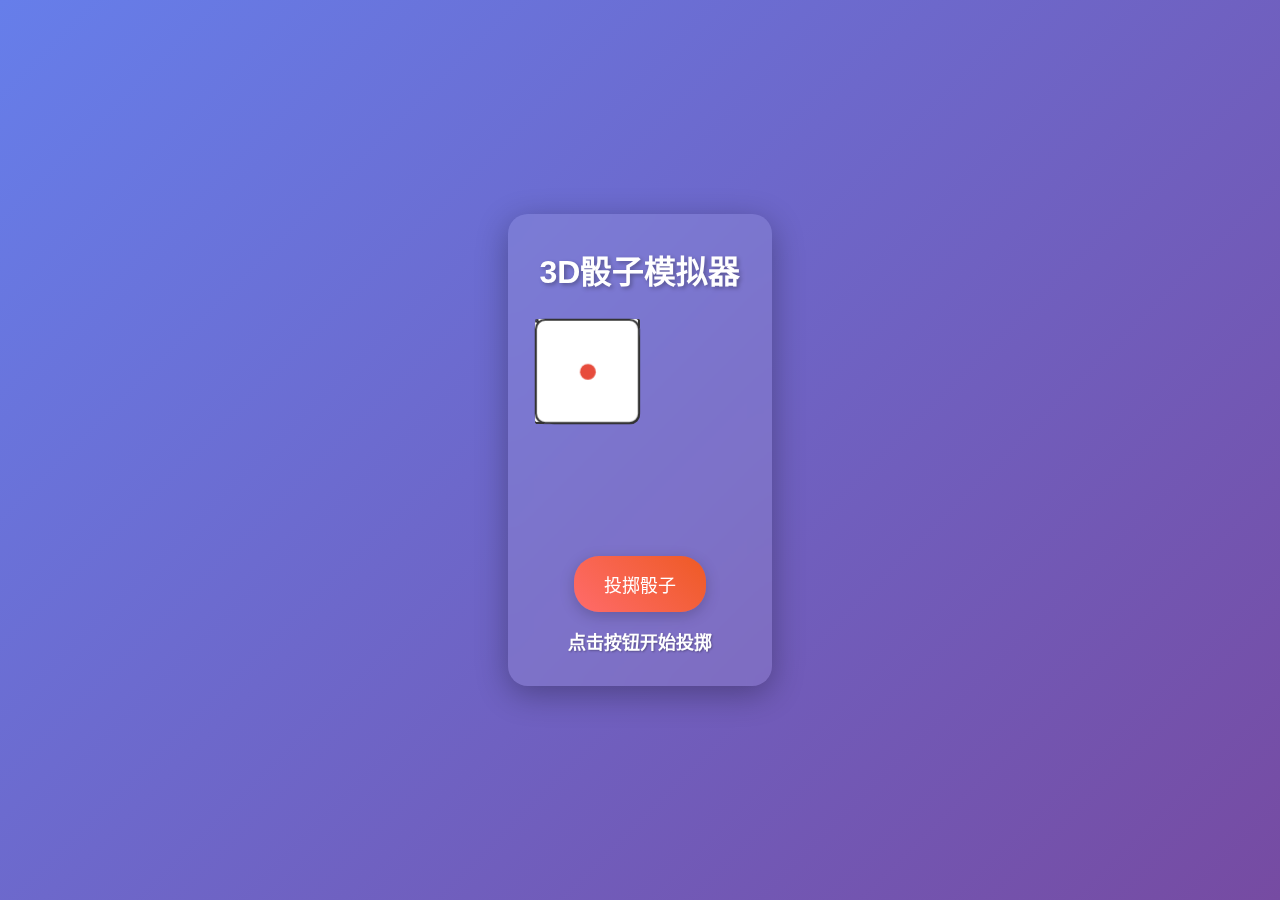
<file: 3d-dice/claude-deepseek/index.html>
<!DOCTYPE html>
<html lang="zh-CN">
<head>
    <meta charset="UTF-8">
    <meta name="viewport" content="width=device-width, initial-scale=1.0">
    <title>3D骰子</title>
    <link rel="stylesheet" href="style.css">
</head>
<body>
    <div class="container">
        <h1>3D骰子模拟器</h1>
        
        <div class="dice-scene">
            <div class="dice">
                <div class="face front">
                    <div class="dot"></div>
                </div>
                <div class="face back">
                    <div class="dot"></div>
                    <div class="dot"></div>
                </div>
                <div class="face right">
                    <div class="dot"></div>
                    <div class="dot"></div>
                    <div class="dot"></div>
                </div>
                <div class="face left">
                    <div class="dot"></div>
                    <div class="dot"></div>
                    <div class="dot"></div>
                    <div class="dot"></div>
                </div>
                <div class="face top">
                    <div class="dot"></div>
                    <div class="dot"></div>
                    <div class="dot"></div>
                    <div class="dot"></div>
                    <div class="dot"></div>
                </div>
                <div class="face bottom">
                    <div class="dot"></div>
                    <div class="dot"></div>
                    <div class="dot"></div>
                    <div class="dot"></div>
                    <div class="dot"></div>
                    <div class="dot"></div>
                </div>
            </div>
        </div>

        <div class="controls">
            <button id="rollBtn" class="roll-button">投掷骰子</button>
            <div id="result" class="result">点击按钮开始投掷</div>
        </div>
    </div>

    <script src="script.js"></script>
</body>
</html>
</file>
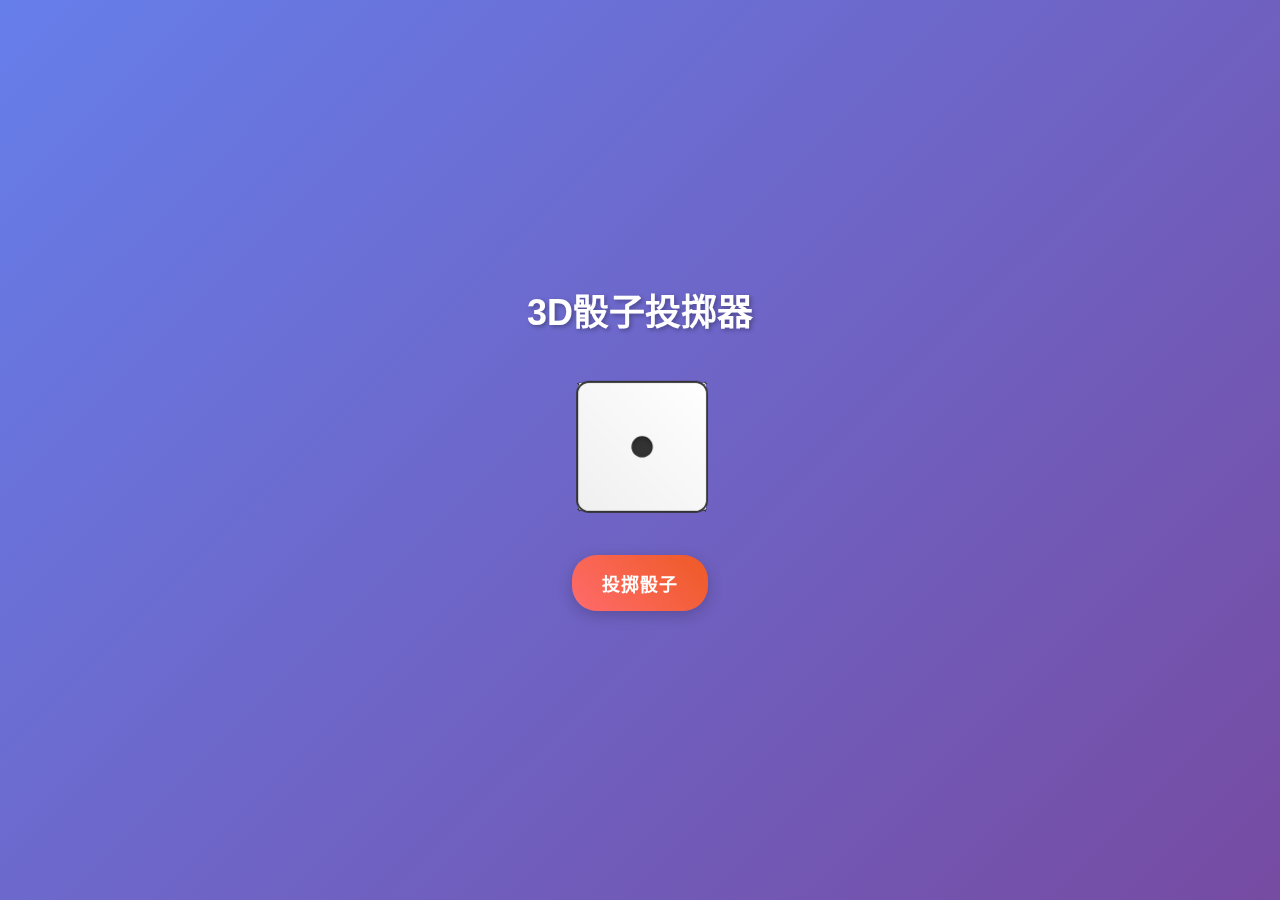
<file: 3d-dice/claude-glm/index.html>
<!DOCTYPE html>
<html lang="zh-CN">
<head>
    <meta charset="UTF-8">
    <meta name="viewport" content="width=device-width, initial-scale=1.0">
    <title>3D骰子投掷器</title>
    <style>
        body {
            margin: 0;
            padding: 0;
            background: linear-gradient(135deg, #667eea 0%, #764ba2 100%);
            font-family: Arial, sans-serif;
            display: flex;
            flex-direction: column;
            justify-content: center;
            align-items: center;
            min-height: 100vh;
            overflow: hidden;
        }

        .container {
            text-align: center;
            perspective: 1000px;
        }

        .dice-container {
            position: relative;
            width: 120px;
            height: 120px;
            margin: 50px auto;
            transform-style: preserve-3d;
            transition: transform 2s cubic-bezier(0.4, 0.0, 0.2, 1);
        }

        .dice {
            position: absolute;
            width: 120px;
            height: 120px;
            transform-style: preserve-3d;
        }

        .face {
            position: absolute;
            width: 120px;
            height: 120px;
            background: #fff;
            border: 2px solid #333;
            border-radius: 12px;
            display: flex;
            justify-content: center;
            align-items: center;
            font-size: 0;
            box-shadow: inset 0 0 20px rgba(0,0,0,0.1);
        }

        .face::before {
            content: '';
            position: absolute;
            width: 100%;
            height: 100%;
            border-radius: 10px;
            background: linear-gradient(45deg, #f0f0f0 0%, #ffffff 100%);
        }

        .dot {
            position: absolute;
            width: 20px;
            height: 20px;
            background: #333;
            border-radius: 50%;
            z-index: 1;
            box-shadow: inset 0 2px 4px rgba(0,0,0,0.3);
        }

        .face1 { transform: rotateY(0deg) translateZ(60px); }
        .face2 { transform: rotateY(90deg) translateZ(60px); }
        .face3 { transform: rotateY(180deg) translateZ(60px); }
        .face4 { transform: rotateY(-90deg) translateZ(60px); }
        .face5 { transform: rotateX(90deg) translateZ(60px); }
        .face6 { transform: rotateX(-90deg) translateZ(60px); }

        .face1 .dot:nth-child(1) { top: 50%; left: 50%; transform: translate(-50%, -50%); }

        .face2 .dot:nth-child(1) { top: 25%; left: 25%; }
        .face2 .dot:nth-child(2) { bottom: 25%; right: 25%; }

        .face3 .dot:nth-child(1) { top: 25%; left: 25%; }
        .face3 .dot:nth-child(2) { top: 50%; left: 50%; transform: translate(-50%, -50%); }
        .face3 .dot:nth-child(3) { bottom: 25%; right: 25%; }

        .face4 .dot:nth-child(1) { top: 25%; left: 25%; }
        .face4 .dot:nth-child(2) { top: 25%; right: 25%; }
        .face4 .dot:nth-child(3) { bottom: 25%; left: 25%; }
        .face4 .dot:nth-child(4) { bottom: 25%; right: 25%; }

        .face5 .dot:nth-child(1) { top: 25%; left: 25%; }
        .face5 .dot:nth-child(2) { top: 25%; right: 25%; }
        .face5 .dot:nth-child(3) { top: 50%; left: 50%; transform: translate(-50%, -50%); }
        .face5 .dot:nth-child(4) { bottom: 25%; left: 25%; }
        .face5 .dot:nth-child(5) { bottom: 25%; right: 25%; }

        .face6 .dot:nth-child(1) { top: 25%; left: 25%; }
        .face6 .dot:nth-child(2) { top: 25%; right: 25%; }
        .face6 .dot:nth-child(3) { top: 50%; left: 25%; transform: translateY(-50%); }
        .face6 .dot:nth-child(4) { top: 50%; right: 25%; transform: translateY(-50%); }
        .face6 .dot:nth-child(5) { bottom: 25%; left: 25%; }
        .face6 .dot:nth-child(6) { bottom: 25%; right: 25%; }

        .roll-button {
            background: linear-gradient(45deg, #ff6b6b, #ee5a24);
            color: white;
            border: none;
            padding: 15px 30px;
            font-size: 18px;
            border-radius: 25px;
            cursor: pointer;
            transition: all 0.3s ease;
            box-shadow: 0 4px 15px rgba(0,0,0,0.2);
            font-weight: bold;
            text-transform: uppercase;
            letter-spacing: 1px;
        }

        .roll-button:hover {
            transform: translateY(-2px);
            box-shadow: 0 6px 20px rgba(0,0,0,0.3);
        }

        .roll-button:active {
            transform: translateY(0);
        }

        .roll-button:disabled {
            background: linear-gradient(45deg, #95a5a6, #7f8c8d);
            cursor: not-allowed;
            transform: none;
        }

        .result {
            margin-top: 30px;
            font-size: 24px;
            color: white;
            font-weight: bold;
            text-shadow: 2px 2px 4px rgba(0,0,0,0.3);
            opacity: 0;
            transition: opacity 0.5s ease;
        }

        .result.show {
            opacity: 1;
        }

        .title {
            color: white;
            font-size: 36px;
            font-weight: bold;
            text-shadow: 2px 2px 4px rgba(0,0,0,0.3);
            margin-bottom: 20px;
        }

        @keyframes roll {
            0% { transform: rotateX(0deg) rotateY(0deg); }
            25% { transform: rotateX(720deg) rotateY(360deg); }
            50% { transform: rotateX(1440deg) rotateY(720deg); }
            75% { transform: rotateX(2160deg) rotateY(1080deg); }
            100% { transform: rotateX(2880deg) rotateY(1440deg); }
        }

        .rolling {
            animation: roll 2s cubic-bezier(0.4, 0.0, 0.2, 1);
        }
    </style>
</head>
<body>
    <div class="container">
        <h1 class="title">3D骰子投掷器</h1>
        
        <div class="dice-container" id="diceContainer">
            <div class="dice" id="dice">
                <div class="face face1">
                    <div class="dot"></div>
                </div>
                <div class="face face2">
                    <div class="dot"></div>
                    <div class="dot"></div>
                </div>
                <div class="face face3">
                    <div class="dot"></div>
                    <div class="dot"></div>
                    <div class="dot"></div>
                </div>
                <div class="face face4">
                    <div class="dot"></div>
                    <div class="dot"></div>
                    <div class="dot"></div>
                    <div class="dot"></div>
                </div>
                <div class="face face5">
                    <div class="dot"></div>
                    <div class="dot"></div>
                    <div class="dot"></div>
                    <div class="dot"></div>
                    <div class="dot"></div>
                </div>
                <div class="face face6">
                    <div class="dot"></div>
                    <div class="dot"></div>
                    <div class="dot"></div>
                    <div class="dot"></div>
                    <div class="dot"></div>
                    <div class="dot"></div>
                </div>
            </div>
        </div>
        
        <button class="roll-button" id="rollButton">投掷骰子</button>
        <div class="result" id="result"></div>
    </div>

    <script>
        const diceContainer = document.getElementById('diceContainer');
        const dice = document.getElementById('dice');
        const rollButton = document.getElementById('rollButton');
        const result = document.getElementById('result');

        const faceRotations = {
            1: { x: 0, y: 0 },
            2: { x: 0, y: -90 },
            3: { x: 0, y: -180 },
            4: { x: 0, y: 90 },
            5: { x: -90, y: 0 },
            6: { x: 90, y: 0 }
        };

        let isRolling = false;

        function getRandomNumber() {
            return Math.floor(Math.random() * 6) + 1;
        }

        function rollDice() {
            if (isRolling) return;
            
            isRolling = true;
            rollButton.disabled = true;
            result.classList.remove('show');
            
            const finalNumber = getRandomNumber();
            const finalRotation = faceRotations[finalNumber];
            
            dice.classList.add('rolling');
            
            setTimeout(() => {
                dice.classList.remove('rolling');
                diceContainer.style.transform = `rotateX(${finalRotation.x}deg) rotateY(${finalRotation.y}deg)`;
                
                setTimeout(() => {
                    result.textContent = `投掷结果: ${finalNumber} 点`;
                    result.classList.add('show');
                    rollButton.disabled = false;
                    isRolling = false;
                }, 500);
            }, 2000);
        }

        rollButton.addEventListener('click', rollDice);
        
        diceContainer.style.transform = `rotateX(${faceRotations[1].x}deg) rotateY(${faceRotations[1].y}deg)`;
    </script>
</body>
</html>
</file>
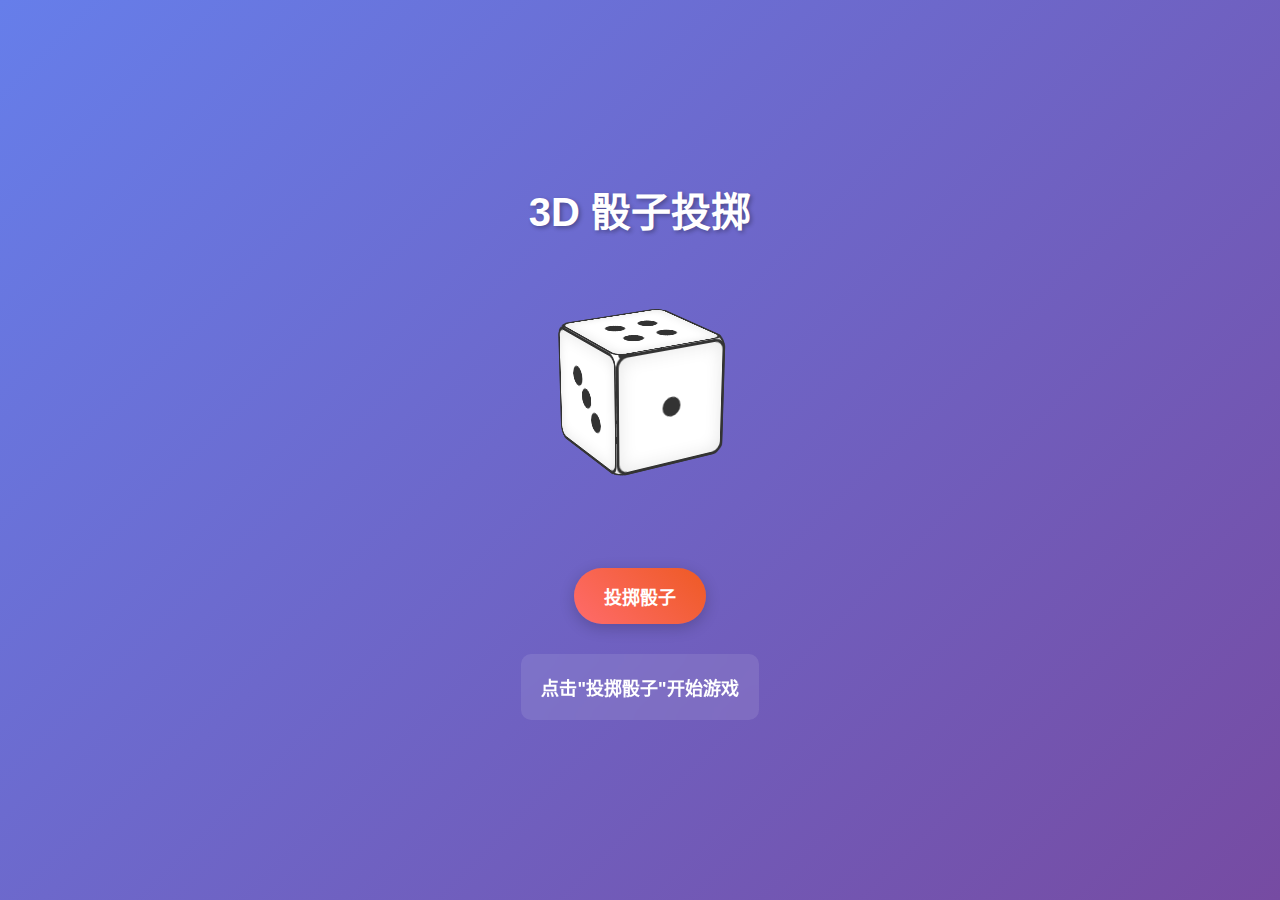
<file: 3d-dice/claude-opus-plan/index.html>
<!DOCTYPE html>
<html lang="zh-CN">
<head>
    <meta charset="UTF-8">
    <meta name="viewport" content="width=device-width, initial-scale=1.0">
    <title>3D骰子投掷</title>
    <link rel="stylesheet" href="style.css">
</head>
<body>
    <div class="container">
        <h1>3D 骰子投掷</h1>
        
        <div class="dice-container">
            <div class="dice" id="dice">
                <div class="face front">
                    <div class="dot center"></div>
                </div>
                <div class="face back">
                    <div class="dot top-left"></div>
                    <div class="dot top-right"></div>
                    <div class="dot middle-left"></div>
                    <div class="dot middle-right"></div>
                    <div class="dot bottom-left"></div>
                    <div class="dot bottom-right"></div>
                </div>
                <div class="face right">
                    <div class="dot top-left"></div>
                    <div class="dot bottom-right"></div>
                </div>
                <div class="face left">
                    <div class="dot top-left"></div>
                    <div class="dot center"></div>
                    <div class="dot bottom-right"></div>
                    <div class="dot top-right"></div>
                    <div class="dot bottom-left"></div>
                </div>
                <div class="face top">
                    <div class="dot top-left"></div>
                    <div class="dot top-right"></div>
                    <div class="dot bottom-left"></div>
                    <div class="dot bottom-right"></div>
                </div>
                <div class="face bottom">
                    <div class="dot top-left"></div>
                    <div class="dot top-right"></div>
                    <div class="dot center"></div>
                    <div class="dot bottom-left"></div>
                    <div class="dot bottom-right"></div>
                </div>
            </div>
        </div>
        
        <button id="rollButton" class="roll-button">投掷骰子</button>
        
        <div class="result" id="result">
            <p>点击"投掷骰子"开始游戏</p>
        </div>
    </div>
    
    <script src="script.js"></script>
</body>
</html>
</file>
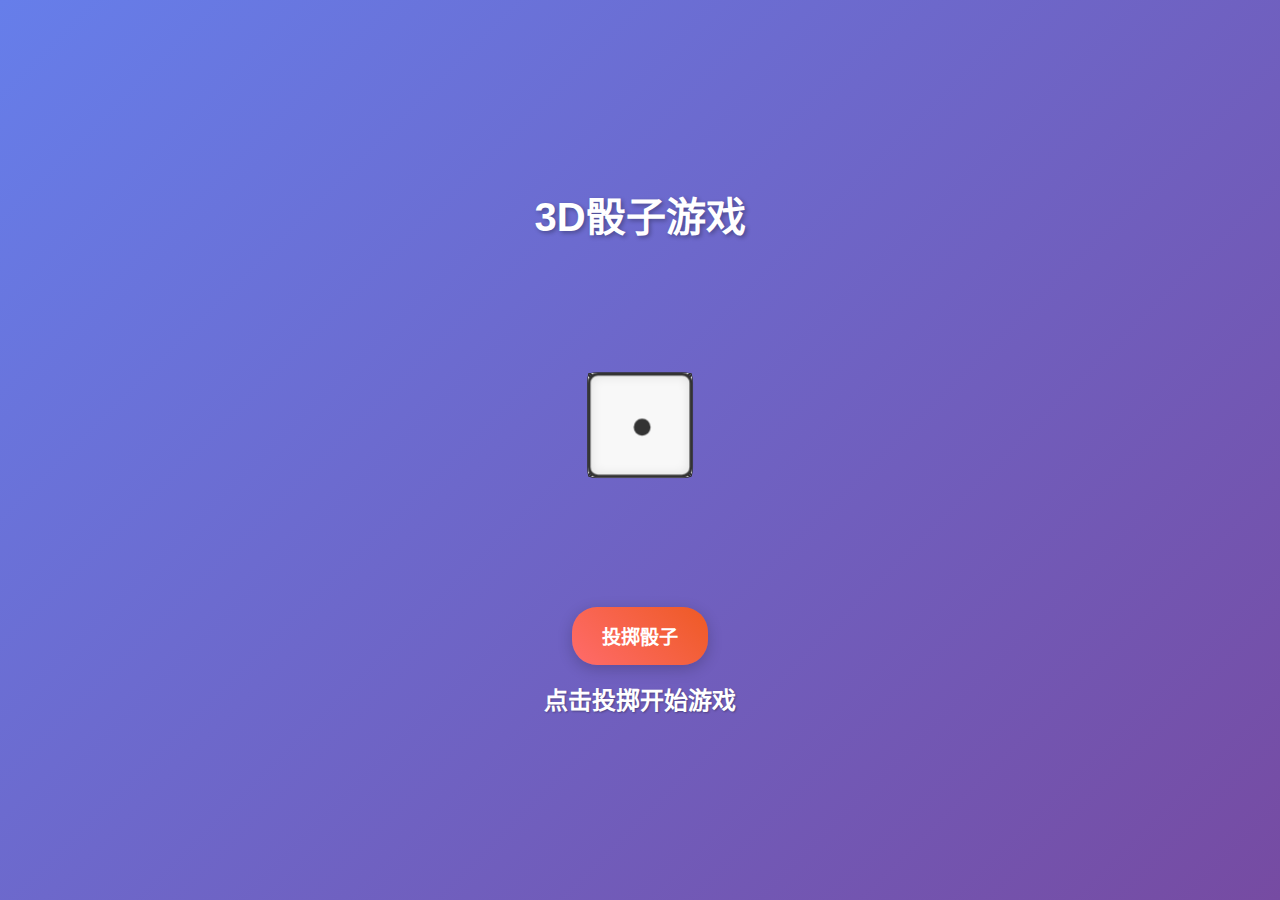
<file: 3d-dice/claude-opus/index.html>
<!DOCTYPE html>
<html lang="zh-CN">
<head>
    <meta charset="UTF-8">
    <meta name="viewport" content="width=device-width, initial-scale=1.0">
    <title>3D骰子游戏</title>
    <link rel="stylesheet" href="style.css">
</head>
<body>
    <div class="container">
        <h1>3D骰子游戏</h1>
        
        <div class="dice-container">
            <div class="dice" id="dice">
                <div class="face front">
                    <div class="dot"></div>
                </div>
                <div class="face back">
                    <div class="dot"></div>
                    <div class="dot"></div>
                    <div class="dot"></div>
                    <div class="dot"></div>
                    <div class="dot"></div>
                    <div class="dot"></div>
                </div>
                <div class="face right">
                    <div class="dot"></div>
                    <div class="dot"></div>
                </div>
                <div class="face left">
                    <div class="dot"></div>
                    <div class="dot"></div>
                    <div class="dot"></div>
                    <div class="dot"></div>
                    <div class="dot"></div>
                </div>
                <div class="face top">
                    <div class="dot"></div>
                    <div class="dot"></div>
                    <div class="dot"></div>
                </div>
                <div class="face bottom">
                    <div class="dot"></div>
                    <div class="dot"></div>
                    <div class="dot"></div>
                    <div class="dot"></div>
                </div>
            </div>
        </div>
        
        <div class="controls">
            <button id="rollBtn" class="roll-button">投掷骰子</button>
            <div class="result" id="result">点击投掷开始游戏</div>
        </div>
    </div>

    <script src="script.js"></script>
</body>
</html>
</file>
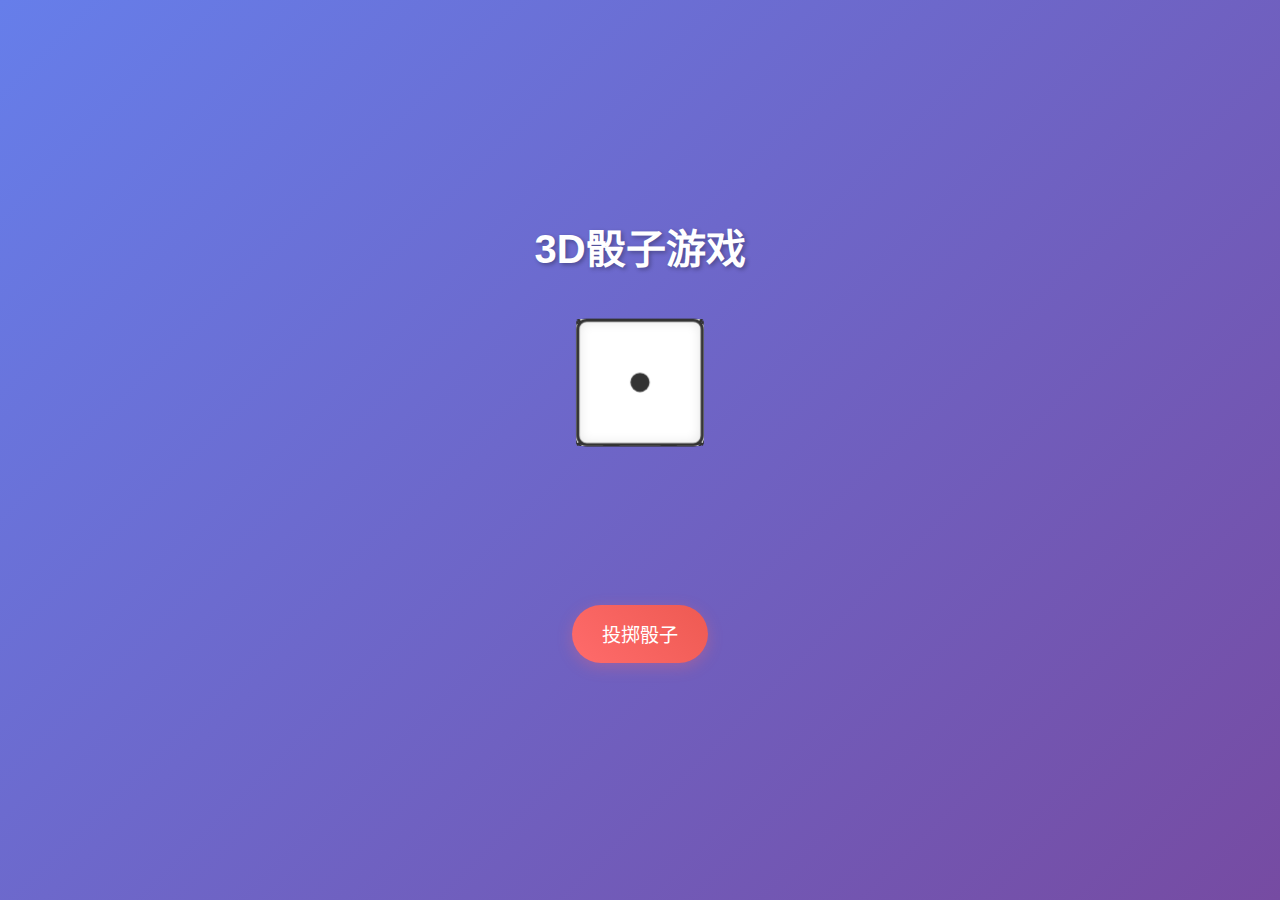
<file: 3d-dice/claude-sonnet/index.html>
<!DOCTYPE html>
<html lang="zh-CN">
<head>
    <meta charset="UTF-8">
    <meta name="viewport" content="width=device-width, initial-scale=1.0">
    <title>3D骰子游戏</title>
    <link rel="stylesheet" href="style.css">
</head>
<body>
    <div class="container">
        <h1>3D骰子游戏</h1>
        <div class="dice-container">
            <div class="dice" id="dice">
                <div class="face front">
                    <div class="dot dot-center"></div>
                </div>
                <div class="face back">
                    <div class="dot dot-top-left"></div>
                    <div class="dot dot-center-left"></div>
                    <div class="dot dot-bottom-left"></div>
                    <div class="dot dot-top-right"></div>
                    <div class="dot dot-center-right"></div>
                    <div class="dot dot-bottom-right"></div>
                </div>
                <div class="face right">
                    <div class="dot dot-top-left"></div>
                    <div class="dot dot-bottom-right"></div>
                </div>
                <div class="face left">
                    <div class="dot dot-top-left"></div>
                    <div class="dot dot-center-left"></div>
                    <div class="dot dot-bottom-left"></div>
                    <div class="dot dot-center-right"></div>
                </div>
                <div class="face top">
                    <div class="dot dot-top-left"></div>
                    <div class="dot dot-top-right"></div>
                    <div class="dot dot-center-left"></div>
                    <div class="dot dot-center-right"></div>
                    <div class="dot dot-bottom-left"></div>
                </div>
                <div class="face bottom">
                    <div class="dot dot-top-left"></div>
                    <div class="dot dot-top-right"></div>
                    <div class="dot dot-bottom-left"></div>
                </div>
            </div>
        </div>
        <button id="rollButton" class="roll-button">投掷骰子</button>
        <div class="result" id="result"></div>
    </div>
    <script src="script.js"></script>
</body>
</html>
</file>
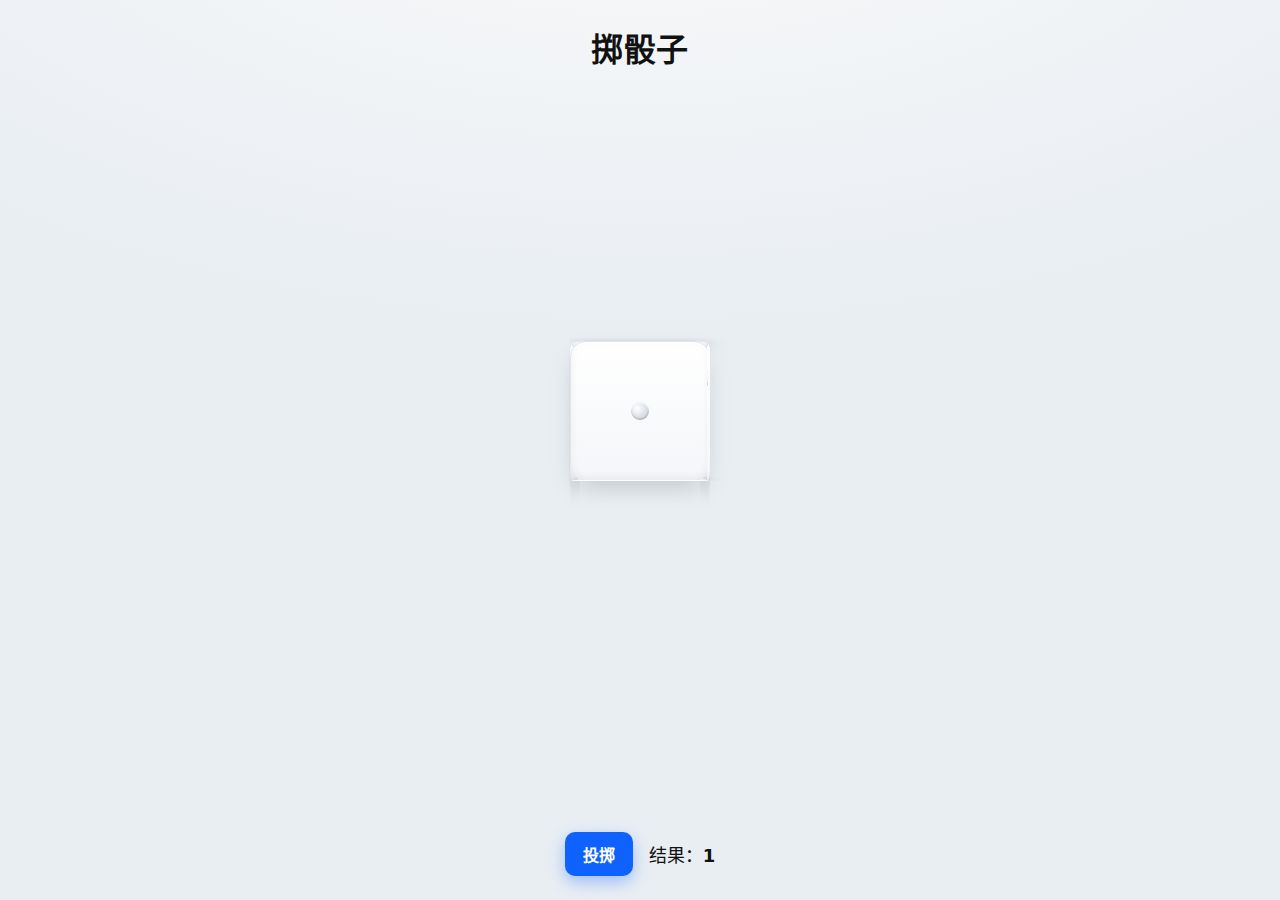
<file: 3d-dice/copilot-gpt-5/index.html>
<!DOCTYPE html>
<html lang="zh-CN">
<head>
  <meta charset="UTF-8" />
  <meta name="viewport" content="width=device-width, initial-scale=1" />
  <title>3D 掷骰子</title>
  <link rel="stylesheet" href="style.css" />
</head>
<body>
  <main class="app">
    <h1>掷骰子</h1>

    <div class="scene" aria-live="polite">
      <div class="cube" id="cube" aria-label="三维骰子" role="img">
        <!-- 前：1 -->
        <div class="face front" data-value="1" aria-label="1">
          <span class="pip c"></span>
        </div>
        <!-- 后：6 -->
        <div class="face back" data-value="6" aria-label="6">
          <span class="pip tl"></span>
          <span class="pip tr"></span>
          <span class="pip ml"></span>
          <span class="pip mr"></span>
          <span class="pip bl"></span>
          <span class="pip br"></span>
        </div>
        <!-- 右：3 -->
        <div class="face right" data-value="3" aria-label="3">
          <span class="pip tl"></span>
          <span class="pip c"></span>
          <span class="pip br"></span>
        </div>
        <!-- 左：4 -->
        <div class="face left" data-value="4" aria-label="4">
          <span class="pip tl"></span>
          <span class="pip tr"></span>
          <span class="pip bl"></span>
          <span class="pip br"></span>
        </div>
        <!-- 上：5 -->
        <div class="face top" data-value="5" aria-label="5">
          <span class="pip tl"></span>
          <span class="pip tr"></span>
          <span class="pip c"></span>
          <span class="pip bl"></span>
          <span class="pip br"></span>
        </div>
        <!-- 下：2 -->
        <div class="face bottom" data-value="2" aria-label="2">
          <span class="pip tl"></span>
          <span class="pip br"></span>
        </div>
      </div>
    </div>

    <div class="controls">
      <button id="rollBtn" type="button" aria-controls="result">投掷</button>
      <div class="result" id="resultBox">结果：<strong id="result">1</strong></div>
    </div>
  </main>

  <script src="script.js"></script>
</body>
</html>
</file>
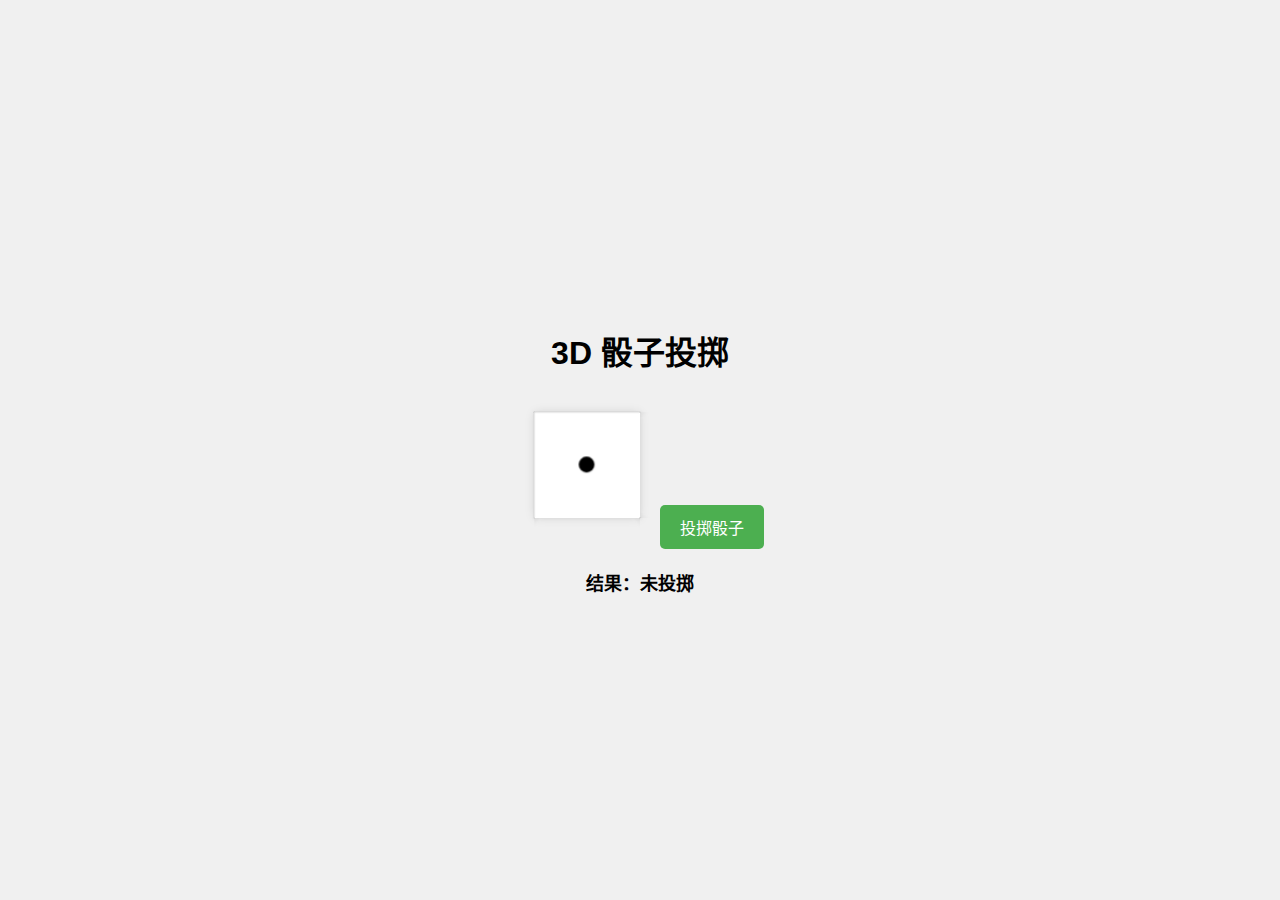
<file: 3d-dice/copilot-grok/index.html>
<!DOCTYPE html>
<html lang="zh-CN">
<head>
    <meta charset="UTF-8">
    <meta name="viewport" content="width=device-width, initial-scale=1.0">
    <title>3D 骰子投掷</title>
    <link rel="stylesheet" href="style.css">
</head>
<body>
    <div class="container">
        <h1>3D 骰子投掷</h1>
        <div class="dice-container">
            <div class="dice">
                <div class="face front"> <!-- 1点 -->
                    <div class="dot center"></div>
                </div>
                <div class="face back"> <!-- 6点 -->
                    <div class="dot top-left"></div>
                    <div class="dot top-right"></div>
                    <div class="dot middle-left"></div>
                    <div class="dot middle-right"></div>
                    <div class="dot bottom-left"></div>
                    <div class="dot bottom-right"></div>
                </div>
                <div class="face right"> <!-- 3点 -->
                    <div class="dot top-right"></div>
                    <div class="dot center"></div>
                    <div class="dot bottom-left"></div>
                </div>
                <div class="face left"> <!-- 4点 -->
                    <div class="dot top-left"></div>
                    <div class="dot top-right"></div>
                    <div class="dot bottom-left"></div>
                    <div class="dot bottom-right"></div>
                </div>
                <div class="face top"> <!-- 2点 -->
                    <div class="dot top-left"></div>
                    <div class="dot bottom-right"></div>
                </div>
                <div class="face bottom"> <!-- 5点 -->
                    <div class="dot top-left"></div>
                    <div class="dot top-right"></div>
                    <div class="dot center"></div>
                    <div class="dot bottom-left"></div>
                    <div class="dot bottom-right"></div>
                </div>
            </div>
        </div>
        <button id="roll-btn">投掷骰子</button>
        <div id="result">结果：未投掷</div>
    </div>
    <script src="script.js"></script>
</body>
</html>
</file>
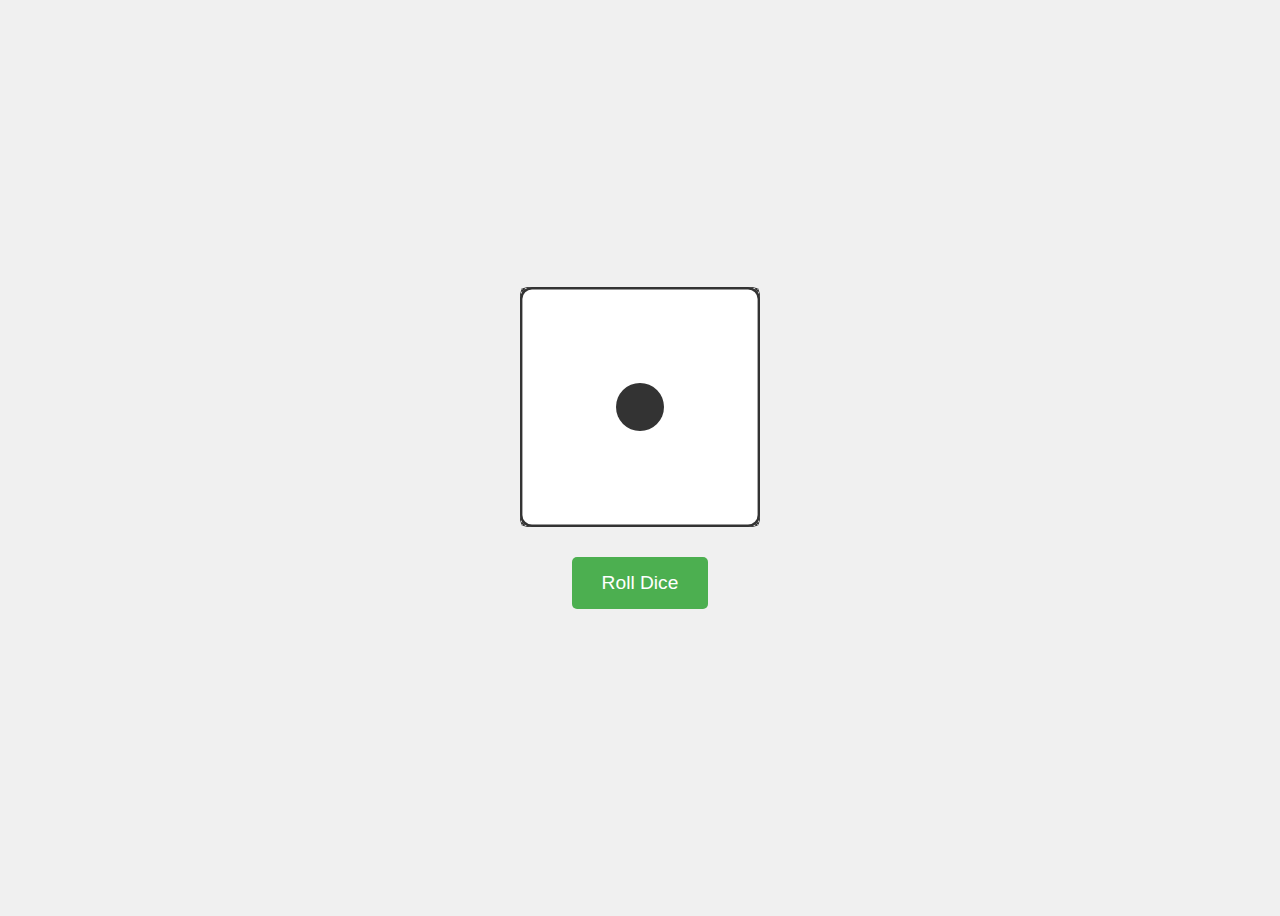
<file: 3d-dice/gemini-2-5-pro/index.html>
<!DOCTYPE html>
<html lang="en">
<head>
    <meta charset="UTF-8">
    <meta name="viewport" content="width=device-width, initial-scale=1.0">
    <title>3D Dice Roll</title>
    <link rel="stylesheet" href="style.css">
</head>
<body>
    <div class="scene">
        <div class="dice">
            <div class="face front"></div>
            <div class="face back"></div>
            <div class="face top"></div>
            <div class="face bottom"></div>
            <div class="face right"></div>
            <div class="face left"></div>
        </div>
    </div>
    <button id="roll-button">Roll Dice</button>
    <script src="script.js"></script>
</body>
</html>
</file>
<file: 3d-dice/claude-deepseek/style.css>
* {
    margin: 0;
    padding: 0;
    box-sizing: border-box;
}

body {
    font-family: 'Arial', sans-serif;
    background: linear-gradient(135deg, #667eea 0%, #764ba2 100%);
    min-height: 100vh;
    display: flex;
    justify-content: center;
    align-items: center;
}

.container {
    text-align: center;
    background: rgba(255, 255, 255, 0.1);
    padding: 2rem;
    border-radius: 20px;
    backdrop-filter: blur(10px);
    box-shadow: 0 8px 32px rgba(0, 0, 0, 0.3);
}

h1 {
    color: white;
    margin-bottom: 2rem;
    text-shadow: 2px 2px 4px rgba(0, 0, 0, 0.3);
}

.dice-scene {
    perspective: 1000px;
    margin: 2rem auto;
    width: 200px;
    height: 200px;
}

.dice {
    width: 100px;
    height: 100px;
    position: relative;
    transform-style: preserve-3d;
    transform: rotateX(0deg) rotateY(0deg);
    transition: transform 2s cubic-bezier(0.17, 0.67, 0.83, 0.67);
}

.face {
    position: absolute;
    width: 100px;
    height: 100px;
    background: white;
    border: 2px solid #333;
    border-radius: 10px;
    display: flex;
    justify-content: center;
    align-items: center;
    flex-wrap: wrap;
    padding: 10px;
}

.dot {
    width: 15px;
    height: 15px;
    background: #333;
    border-radius: 50%;
    margin: 5px;
}

.front {
    transform: translateZ(50px);
}

.back {
    transform: rotateY(180deg) translateZ(50px);
}

.right {
    transform: rotateY(90deg) translateZ(50px);
}

.left {
    transform: rotateY(-90deg) translateZ(50px);
}

.top {
    transform: rotateX(90deg) translateZ(50px);
}

.bottom {
    transform: rotateX(-90deg) translateZ(50px);
}

.front .dot {
    background: #e74c3c;
}

.back .dot {
    background: #3498db;
}

.right .dot {
    background: #2ecc71;
}

.left .dot {
    background: #f39c12;
}

.top .dot {
    background: #9b59b6;
}

.bottom .dot {
    background: #1abc9c;
}

.controls {
    margin-top: 2rem;
}

.roll-button {
    background: linear-gradient(45deg, #ff6b6b, #ee5a24);
    color: white;
    border: none;
    padding: 15px 30px;
    font-size: 18px;
    border-radius: 25px;
    cursor: pointer;
    transition: all 0.3s ease;
    box-shadow: 0 4px 15px rgba(0, 0, 0, 0.2);
}

.roll-button:hover {
    transform: translateY(-2px);
    box-shadow: 0 6px 20px rgba(0, 0, 0, 0.3);
}

.roll-button:active {
    transform: translateY(0);
}

.roll-button:disabled {
    opacity: 0.6;
    cursor: not-allowed;
}

.result {
    margin-top: 1rem;
    font-size: 18px;
    color: white;
    font-weight: bold;
    text-shadow: 1px 1px 2px rgba(0, 0, 0, 0.3);
}

.rolling {
    animation: shake 0.5s ease-in-out infinite;
}

@keyframes shake {
    0%, 100% { transform: translateX(0); }
    25% { transform: translateX(-5px); }
    75% { transform: translateX(5px); }
}
</file>
<file: 3d-dice/claude-opus-plan/style.css>
* {
    margin: 0;
    padding: 0;
    box-sizing: border-box;
}

body {
    font-family: 'Arial', sans-serif;
    background: linear-gradient(135deg, #667eea 0%, #764ba2 100%);
    min-height: 100vh;
    display: flex;
    align-items: center;
    justify-content: center;
}

.container {
    text-align: center;
    padding: 20px;
}

h1 {
    color: white;
    font-size: 2.5em;
    margin-bottom: 40px;
    text-shadow: 2px 2px 4px rgba(0, 0, 0, 0.3);
}

.dice-container {
    perspective: 1000px;
    perspective-origin: center center;
    margin: 50px auto;
    width: 200px;
    height: 200px;
    display: flex;
    align-items: center;
    justify-content: center;
}

.dice {
    position: relative;
    width: 120px;
    height: 120px;
    transform-style: preserve-3d;
    transform: rotateX(-20deg) rotateY(30deg);
    transition: transform 2s cubic-bezier(0.25, 0.46, 0.45, 0.94);
}

.dice.rolling {
    animation: roll 2s cubic-bezier(0.25, 0.46, 0.45, 0.94) forwards;
}

.face {
    position: absolute;
    width: 120px;
    height: 120px;
    border: 3px solid #333;
    border-radius: 12px;
    background: white;
    display: flex;
    align-items: center;
    justify-content: center;
    box-shadow: inset 0 0 20px rgba(0, 0, 0, 0.1);
}

.face.front {
    transform: translateZ(60px);
}

.face.back {
    transform: rotateY(180deg) translateZ(60px);
}

.face.right {
    transform: rotateY(90deg) translateZ(60px);
}

.face.left {
    transform: rotateY(-90deg) translateZ(60px);
}

.face.top {
    transform: rotateX(90deg) translateZ(60px);
}

.face.bottom {
    transform: rotateX(-90deg) translateZ(60px);
}

.dot {
    width: 20px;
    height: 20px;
    background: #333;
    border-radius: 50%;
    position: absolute;
}

.dot.center {
    top: 50%;
    left: 50%;
    transform: translate(-50%, -50%);
}

.dot.top-left {
    top: 25%;
    left: 25%;
}

.dot.top-right {
    top: 25%;
    right: 25%;
}

.dot.middle-left {
    top: 50%;
    left: 25%;
    transform: translateY(-50%);
}

.dot.middle-right {
    top: 50%;
    right: 25%;
    transform: translateY(-50%);
}

.dot.bottom-left {
    bottom: 25%;
    left: 25%;
}

.dot.bottom-right {
    bottom: 25%;
    right: 25%;
}

.face.front .dot:not(.center) {
    display: none;
}

.face.right .dot:not(.top-left):not(.bottom-right) {
    display: none;
}

.face.left .dot.top-right,
.face.left .dot.bottom-left {
    display: none;
}

.face.top .dot:not(.top-left):not(.top-right):not(.bottom-left):not(.bottom-right) {
    display: none;
}

.face.bottom .dot {
    display: block;
}

.roll-button {
    background: linear-gradient(45deg, #ff6b6b, #ee5a24);
    color: white;
    border: none;
    padding: 15px 30px;
    font-size: 18px;
    font-weight: bold;
    border-radius: 50px;
    cursor: pointer;
    transition: all 0.3s ease;
    box-shadow: 0 4px 15px rgba(0, 0, 0, 0.2);
    margin-top: 30px;
}

.roll-button:hover:not(:disabled) {
    transform: translateY(-2px);
    box-shadow: 0 6px 20px rgba(0, 0, 0, 0.3);
}

.roll-button:active:not(:disabled) {
    transform: translateY(0);
}

.roll-button:disabled {
    opacity: 0.6;
    cursor: not-allowed;
    transform: none;
}

.result {
    margin-top: 30px;
    padding: 20px;
    background: rgba(255, 255, 255, 0.1);
    border-radius: 10px;
    backdrop-filter: blur(10px);
}

.result p {
    color: white;
    font-size: 18px;
    font-weight: bold;
}

@keyframes roll {
    0% {
        transform: rotateX(-20deg) rotateY(30deg);
    }
    25% {
        transform: rotateX(200deg) rotateY(400deg) rotateZ(180deg);
    }
    50% {
        transform: rotateX(400deg) rotateY(800deg) rotateZ(360deg);
    }
    75% {
        transform: rotateX(600deg) rotateY(1200deg) rotateZ(540deg);
    }
    100% {
        transform: var(--final-rotation);
    }
}

@media (max-width: 480px) {
    .container {
        padding: 10px;
    }
    
    h1 {
        font-size: 2em;
        margin-bottom: 30px;
    }
    
    .dice {
        width: 100px;
        height: 100px;
    }
    
    .face {
        width: 100px;
        height: 100px;
    }
    
    .face.front,
    .face.back {
        transform: translateZ(50px);
    }
    
    .face.right {
        transform: rotateY(90deg) translateZ(50px);
    }
    
    .face.left {
        transform: rotateY(-90deg) translateZ(50px);
    }
    
    .face.top {
        transform: rotateX(90deg) translateZ(50px);
    }
    
    .face.bottom {
        transform: rotateX(-90deg) translateZ(50px);
    }
    
    .dot {
        width: 16px;
        height: 16px;
    }
}
</file>
<file: 3d-dice/claude-opus/style.css>
* {
    margin: 0;
    padding: 0;
    box-sizing: border-box;
}

body {
    font-family: 'Arial', sans-serif;
    background: linear-gradient(135deg, #667eea 0%, #764ba2 100%);
    min-height: 100vh;
    display: flex;
    align-items: center;
    justify-content: center;
}

.container {
    text-align: center;
    color: white;
}

h1 {
    font-size: 2.5rem;
    margin-bottom: 2rem;
    text-shadow: 2px 2px 4px rgba(0, 0, 0, 0.3);
}

.dice-container {
    perspective: 1000px;
    display: flex;
    justify-content: center;
    align-items: center;
    height: 300px;
    margin-bottom: 2rem;
}

.dice {
    position: relative;
    width: 100px;
    height: 100px;
    transform-style: preserve-3d;
    transition: transform 0.6s cubic-bezier(0.25, 0.46, 0.45, 0.94);
}

.face {
    position: absolute;
    width: 100px;
    height: 100px;
    background: #f8f8f8;
    border: 3px solid #333;
    border-radius: 10px;
    display: flex;
    justify-content: center;
    align-items: center;
    flex-wrap: wrap;
    padding: 10px;
    box-shadow: inset 0 0 10px rgba(0, 0, 0, 0.1);
}

.front  { transform: rotateY(0deg) translateZ(50px); }
.back   { transform: rotateY(180deg) translateZ(50px); }
.right  { transform: rotateY(90deg) translateZ(50px); }
.left   { transform: rotateY(-90deg) translateZ(50px); }
.top    { transform: rotateX(90deg) translateZ(50px); }
.bottom { transform: rotateX(-90deg) translateZ(50px); }

.dot {
    width: 16px;
    height: 16px;
    background: #333;
    border-radius: 50%;
    margin: 2px;
}

/* 骰子面1：一个点 */
.front .dot:nth-child(1) {
    position: absolute;
    top: 50%;
    left: 50%;
    transform: translate(-50%, -50%);
}

/* 骰子面2：两个点 */
.right .dot:nth-child(1) {
    position: absolute;
    top: 25%;
    left: 25%;
}
.right .dot:nth-child(2) {
    position: absolute;
    bottom: 25%;
    right: 25%;
}

/* 骰子面3：三个点 */
.top .dot:nth-child(1) {
    position: absolute;
    top: 25%;
    left: 25%;
}
.top .dot:nth-child(2) {
    position: absolute;
    top: 50%;
    left: 50%;
    transform: translate(-50%, -50%);
}
.top .dot:nth-child(3) {
    position: absolute;
    bottom: 25%;
    right: 25%;
}

/* 骰子面4：四个点 */
.bottom .dot:nth-child(1) {
    position: absolute;
    top: 25%;
    left: 25%;
}
.bottom .dot:nth-child(2) {
    position: absolute;
    top: 25%;
    right: 25%;
}
.bottom .dot:nth-child(3) {
    position: absolute;
    bottom: 25%;
    left: 25%;
}
.bottom .dot:nth-child(4) {
    position: absolute;
    bottom: 25%;
    right: 25%;
}

/* 骰子面5：五个点 */
.left .dot:nth-child(1) {
    position: absolute;
    top: 25%;
    left: 25%;
}
.left .dot:nth-child(2) {
    position: absolute;
    top: 25%;
    right: 25%;
}
.left .dot:nth-child(3) {
    position: absolute;
    top: 50%;
    left: 50%;
    transform: translate(-50%, -50%);
}
.left .dot:nth-child(4) {
    position: absolute;
    bottom: 25%;
    left: 25%;
}
.left .dot:nth-child(5) {
    position: absolute;
    bottom: 25%;
    right: 25%;
}

/* 骰子面6：六个点 */
.back .dot:nth-child(1) {
    position: absolute;
    top: 20%;
    left: 25%;
}
.back .dot:nth-child(2) {
    position: absolute;
    top: 20%;
    right: 25%;
}
.back .dot:nth-child(3) {
    position: absolute;
    top: 50%;
    left: 25%;
    transform: translateY(-50%);
}
.back .dot:nth-child(4) {
    position: absolute;
    top: 50%;
    right: 25%;
    transform: translateY(-50%);
}
.back .dot:nth-child(5) {
    position: absolute;
    bottom: 20%;
    left: 25%;
}
.back .dot:nth-child(6) {
    position: absolute;
    bottom: 20%;
    right: 25%;
}

.controls {
    display: flex;
    flex-direction: column;
    align-items: center;
    gap: 1rem;
}

.roll-button {
    background: linear-gradient(45deg, #ff6b6b, #ee5a24);
    border: none;
    color: white;
    padding: 15px 30px;
    font-size: 1.2rem;
    border-radius: 25px;
    cursor: pointer;
    transition: all 0.3s ease;
    box-shadow: 0 4px 15px rgba(0, 0, 0, 0.2);
    font-weight: bold;
}

.roll-button:hover {
    transform: translateY(-2px);
    box-shadow: 0 6px 20px rgba(0, 0, 0, 0.3);
}

.roll-button:active {
    transform: translateY(0);
}

.roll-button:disabled {
    background: #ccc;
    cursor: not-allowed;
    transform: none;
    box-shadow: none;
}

.result {
    font-size: 1.5rem;
    font-weight: bold;
    text-shadow: 1px 1px 2px rgba(0, 0, 0, 0.3);
    min-height: 2rem;
}

/* 旋转动画 */
.rolling {
    animation: roll 2s cubic-bezier(0.25, 0.46, 0.45, 0.94);
}

@keyframes roll {
    0% {
        transform: rotateX(0) rotateY(0) rotateZ(0);
    }
    25% {
        transform: rotateX(180deg) rotateY(180deg) rotateZ(90deg);
    }
    50% {
        transform: rotateX(360deg) rotateY(360deg) rotateZ(180deg);
    }
    75% {
        transform: rotateX(540deg) rotateY(540deg) rotateZ(270deg);
    }
    100% {
        transform: rotateX(720deg) rotateY(720deg) rotateZ(360deg);
    }
}

/* 骰子面结果状态 */
.dice.show-1 { transform: rotateX(0deg) rotateY(0deg); }
.dice.show-2 { transform: rotateX(0deg) rotateY(-90deg); }
.dice.show-3 { transform: rotateX(-90deg) rotateY(0deg); }
.dice.show-4 { transform: rotateX(90deg) rotateY(0deg); }
.dice.show-5 { transform: rotateX(0deg) rotateY(90deg); }
.dice.show-6 { transform: rotateX(0deg) rotateY(180deg); }
</file>
<file: 3d-dice/claude-sonnet/style.css>
* {
    margin: 0;
    padding: 0;
    box-sizing: border-box;
}

body {
    font-family: 'Arial', sans-serif;
    background: linear-gradient(135deg, #667eea 0%, #764ba2 100%);
    min-height: 100vh;
    display: flex;
    align-items: center;
    justify-content: center;
}

.container {
    text-align: center;
    color: white;
}

h1 {
    font-size: 2.5rem;
    margin-bottom: 40px;
    text-shadow: 2px 2px 4px rgba(0,0,0,0.3);
}

.dice-container {
    perspective: 1000px;
    margin: 50px auto;
    width: 200px;
    height: 200px;
}

.dice {
    position: relative;
    width: 120px;
    height: 120px;
    transform-style: preserve-3d;
    margin: 0 auto;
    transition: transform 2s ease-out;
}

.face {
    position: absolute;
    width: 120px;
    height: 120px;
    background: #fff;
    border: 3px solid #333;
    border-radius: 10px;
    display: flex;
    justify-content: center;
    align-items: center;
    flex-wrap: wrap;
    box-shadow: inset 0 0 10px rgba(0,0,0,0.1);
}

.dot {
    width: 18px;
    height: 18px;
    background: #333;
    border-radius: 50%;
    position: absolute;
}

.dot-center {
    top: 50%;
    left: 50%;
    transform: translate(-50%, -50%);
}

.dot-top-left {
    top: 20px;
    left: 20px;
}

.dot-top-right {
    top: 20px;
    right: 20px;
}

.dot-center-left {
    top: 50%;
    left: 20px;
    transform: translateY(-50%);
}

.dot-center-right {
    top: 50%;
    right: 20px;
    transform: translateY(-50%);
}

.dot-bottom-left {
    bottom: 20px;
    left: 20px;
}

.dot-bottom-right {
    bottom: 20px;
    right: 20px;
}

.front {
    transform: rotateY(0deg) translateZ(60px);
}

.back {
    transform: rotateY(180deg) translateZ(60px);
}

.right {
    transform: rotateY(90deg) translateZ(60px);
}

.left {
    transform: rotateY(-90deg) translateZ(60px);
}

.top {
    transform: rotateX(90deg) translateZ(60px);
}

.bottom {
    transform: rotateX(-90deg) translateZ(60px);
}

.roll-button {
    background: linear-gradient(45deg, #ff6b6b, #ee5a52);
    border: none;
    color: white;
    padding: 15px 30px;
    font-size: 1.2rem;
    border-radius: 50px;
    cursor: pointer;
    transition: all 0.3s ease;
    box-shadow: 0 4px 15px rgba(255, 107, 107, 0.3);
    margin-top: 30px;
}

.roll-button:hover {
    transform: translateY(-2px);
    box-shadow: 0 6px 20px rgba(255, 107, 107, 0.4);
}

.roll-button:active {
    transform: translateY(0);
}

.roll-button:disabled {
    background: #ccc;
    cursor: not-allowed;
    transform: none;
    box-shadow: none;
}

.result {
    font-size: 1.8rem;
    margin-top: 20px;
    font-weight: bold;
    text-shadow: 1px 1px 2px rgba(0,0,0,0.3);
}

.dice.rolling {
    animation: roll 2s ease-out;
}

@keyframes roll {
    0% {
        transform: rotateX(0) rotateY(0) rotateZ(0);
    }
    25% {
        transform: rotateX(360deg) rotateY(180deg) rotateZ(90deg);
    }
    50% {
        transform: rotateX(720deg) rotateY(360deg) rotateZ(180deg);
    }
    75% {
        transform: rotateX(1080deg) rotateY(540deg) rotateZ(270deg);
    }
    100% {
        transform: rotateX(1440deg) rotateY(720deg) rotateZ(360deg);
    }
}

.dice-1 {
    transform: rotateX(0deg) rotateY(0deg);
}

.dice-2 {
    transform: rotateX(0deg) rotateY(90deg);
}

.dice-3 {
    transform: rotateX(0deg) rotateY(180deg);
}

.dice-4 {
    transform: rotateX(0deg) rotateY(-90deg);
}

.dice-5 {
    transform: rotateX(90deg) rotateY(0deg);
}

.dice-6 {
    transform: rotateX(-90deg) rotateY(0deg);
}
</file>
<file: 3d-dice/copilot-gpt-5/style.css>
* { box-sizing: border-box; }
html, body { height: 100%; }
body {
  margin: 0;
  font-family: system-ui, -apple-system, Segoe UI, Roboto, PingFang SC, Microsoft YaHei, Helvetica, Arial, sans-serif;
  background: radial-gradient(1000px 500px at 50% -20%, #fafafa, #e9eef3);
  color: #111;
}

.app {
  min-height: 100dvh;
  display: grid;
  grid-template-rows: auto 1fr auto;
  place-items: center;
  gap: 24px;
  padding: 24px;
}

h1 { margin: 0; font-weight: 700; letter-spacing: .5px; }

.scene {
  width: 220px; height: 220px;
  perspective: 800px;
}

.cube {
  width: 140px; height: 140px;
  position: relative;
  margin: 0 auto;
  transform-style: preserve-3d;
  transform: translateZ(-70px);
  transition: transform 1.2s cubic-bezier(.22,.61,.36,1);
}

.face {
  position: absolute;
  width: 140px; height: 140px;
  border-radius: 16px;
  background: linear-gradient(180deg, #fff, #f4f6f9);
  border: 1px solid #dfe6ee;
  box-shadow:
    0 10px 25px rgba(0,0,0,.08),
    inset 0 2px 0 rgba(255,255,255,.7),
    inset 0 -2px 8px rgba(0,0,0,.06);
  display: grid;
  place-items: center;
}

/* 定义每个面的空间位置 */
.front  { transform: rotateY(  0deg) translateZ(70px); }
.back   { transform: rotateY(180deg) translateZ(70px); }
.right  { transform: rotateY( 90deg) translateZ(70px); }
.left   { transform: rotateY(-90deg) translateZ(70px); }
.top    { transform: rotateX( 90deg) translateZ(70px); }
.bottom { transform: rotateX(-90deg) translateZ(70px); }

.pip {
  width: 18px; height: 18px; border-radius: 50%;
  background: radial-gradient(circle at 35% 35%, #fff, #d9dee5 60%, #a9b3c3);
  box-shadow: inset 0 1px 1px rgba(255,255,255,.8), inset 0 -1px 2px rgba(0,0,0,.2);
  position: absolute;
}

/* 点数布局 */
.c { top: 50%; left: 50%; transform: translate(-50%, -50%); }
.tl { top: 24px; left: 24px; }
.tr { top: 24px; right: 24px; }
.ml { top: 50%; left: 24px; transform: translateY(-50%); }
.mr { top: 50%; right: 24px; transform: translateY(-50%); }
.bl { bottom: 24px; left: 24px; }
.br { bottom: 24px; right: 24px; }

.controls { display: flex; align-items: center; gap: 16px; }
button {
  padding: 10px 18px; font-size: 16px; font-weight: 600;
  background: #0f62fe; color: #fff; border: none; border-radius: 10px;
  box-shadow: 0 6px 16px rgba(15,98,254,.35);
  cursor: pointer;
}
button:disabled { opacity: .6; cursor: not-allowed; }

.result { font-size: 18px; }

/* 交互状态 */
.cube.rolling { transition: transform 1.35s cubic-bezier(.17,.67,.2,1.05); }
</file>
<file: 3d-dice/copilot-grok/style.css>
body {
    font-family: Arial, sans-serif;
    background-color: #f0f0f0;
    display: flex;
    justify-content: center;
    align-items: center;
    height: 100vh;
    margin: 0;
}

.container {
    text-align: center;
}

.dice-container {
    perspective: 1000px;
    display: inline-block;
    margin: 20px;
}

.dice {
    width: 100px;
    height: 100px;
    position: relative;
    transform-style: preserve-3d;
    transition: transform 0.1s ease-out; /* 快速过渡到最终位置 */
}

.dice.roll {
    animation: rollAnimation 2s ease-out;
}

@keyframes rollAnimation {
    0% { transform: rotateX(0deg) rotateY(0deg); }
    100% { transform: rotateX(720deg) rotateY(720deg); }
}

.face {
    position: absolute;
    width: 100px;
    height: 100px;
    background-color: #fff;
    border: 1px solid #ccc;
    display: flex;
    justify-content: center;
    align-items: center;
    flex-wrap: wrap;
    box-shadow: 0 0 10px rgba(0,0,0,0.1);
}

.dot {
    width: 15px;
    height: 15px;
    background-color: #000;
    border-radius: 50%;
    position: absolute;
}

/* 点数位置 */
.top-left { top: 10px; left: 10px; }
.top-right { top: 10px; right: 10px; }
.middle-left { top: 42.5px; left: 10px; }
.middle-right { top: 42.5px; right: 10px; }
.bottom-left { bottom: 10px; left: 10px; }
.bottom-right { bottom: 10px; right: 10px; }
.center { top: 42.5px; left: 42.5px; }

/* 立方体面位置 */
.front { transform: translateZ(50px); }
.back { transform: rotateY(180deg) translateZ(50px); }
.right { transform: rotateY(90deg) translateZ(50px); }
.left { transform: rotateY(-90deg) translateZ(50px); }
.top { transform: rotateX(90deg) translateZ(50px); }
.bottom { transform: rotateX(-90deg) translateZ(50px); }

#roll-btn {
    padding: 10px 20px;
    font-size: 16px;
    cursor: pointer;
    background-color: #4CAF50;
    color: white;
    border: none;
    border-radius: 5px;
    margin-top: 20px;
}

#roll-btn:hover {
    background-color: #45a049;
}

#result {
    margin-top: 20px;
    font-size: 18px;
    font-weight: bold;
}
</file>
<file: 3d-dice/gemini-2-5-pro/style.css>
body {
    display: flex;
    justify-content: center;
    align-items: center;
    min-height: 100vh;
    background-color: #f0f0f0;
    flex-direction: column;
    font-family: sans-serif;
}

.scene {
    width: 200px;
    height: 200px;
    perspective: 600px;
    margin-bottom: 50px;
}

.dice {
    width: 100%;
    height: 100%;
    position: relative;
    transform-style: preserve-3d;
    transition: transform 2s ease-out;
}

.face {
    position: absolute;
    width: 200px;
    height: 200px;
    background-color: #fff;
    border: 2px solid #333;
    border-radius: 10px;
    display: flex;
    justify-content: center;
    align-items: center;
    padding: 20px;
    box-sizing: border-box;
}

.dot {
    width: 40px;
    height: 40px;
    background-color: #333;
    border-radius: 50%;
}

/* Positioning the faces */
.front  { transform: translateZ(100px); }
.back   { transform: rotateY(180deg) translateZ(100px); }
.right  { transform: rotateY(90deg) translateZ(100px); }
.left   { transform: rotateY(-90deg) translateZ(100px); }
.top    { transform: rotateX(90deg) translateZ(100px); }
.bottom { transform: rotateX(-90deg) translateZ(100px); }

/* Dot layouts */
.face {
    display: grid;
    grid-template-areas:
        "a . c"
        "e g f"
        "d . b";
}

.dot-a { grid-area: a; }
.dot-b { grid-area: b; }
.dot-c { grid-area: c; }
.dot-d { grid-area: d; }
.dot-e { grid-area: e; }
.dot-f { grid-area: f; }
.dot-g { grid-area: g; }


#roll-button {
    padding: 15px 30px;
    font-size: 1.2em;
    cursor: pointer;
    background-color: #4CAF50;
    color: white;
    border: none;
    border-radius: 5px;
    transition: background-color 0.3s;
}

#roll-button:hover {
    background-color: #45a049;
}

#roll-button:disabled {
    background-color: #ccc;
    cursor: not-allowed;
}
</file>
